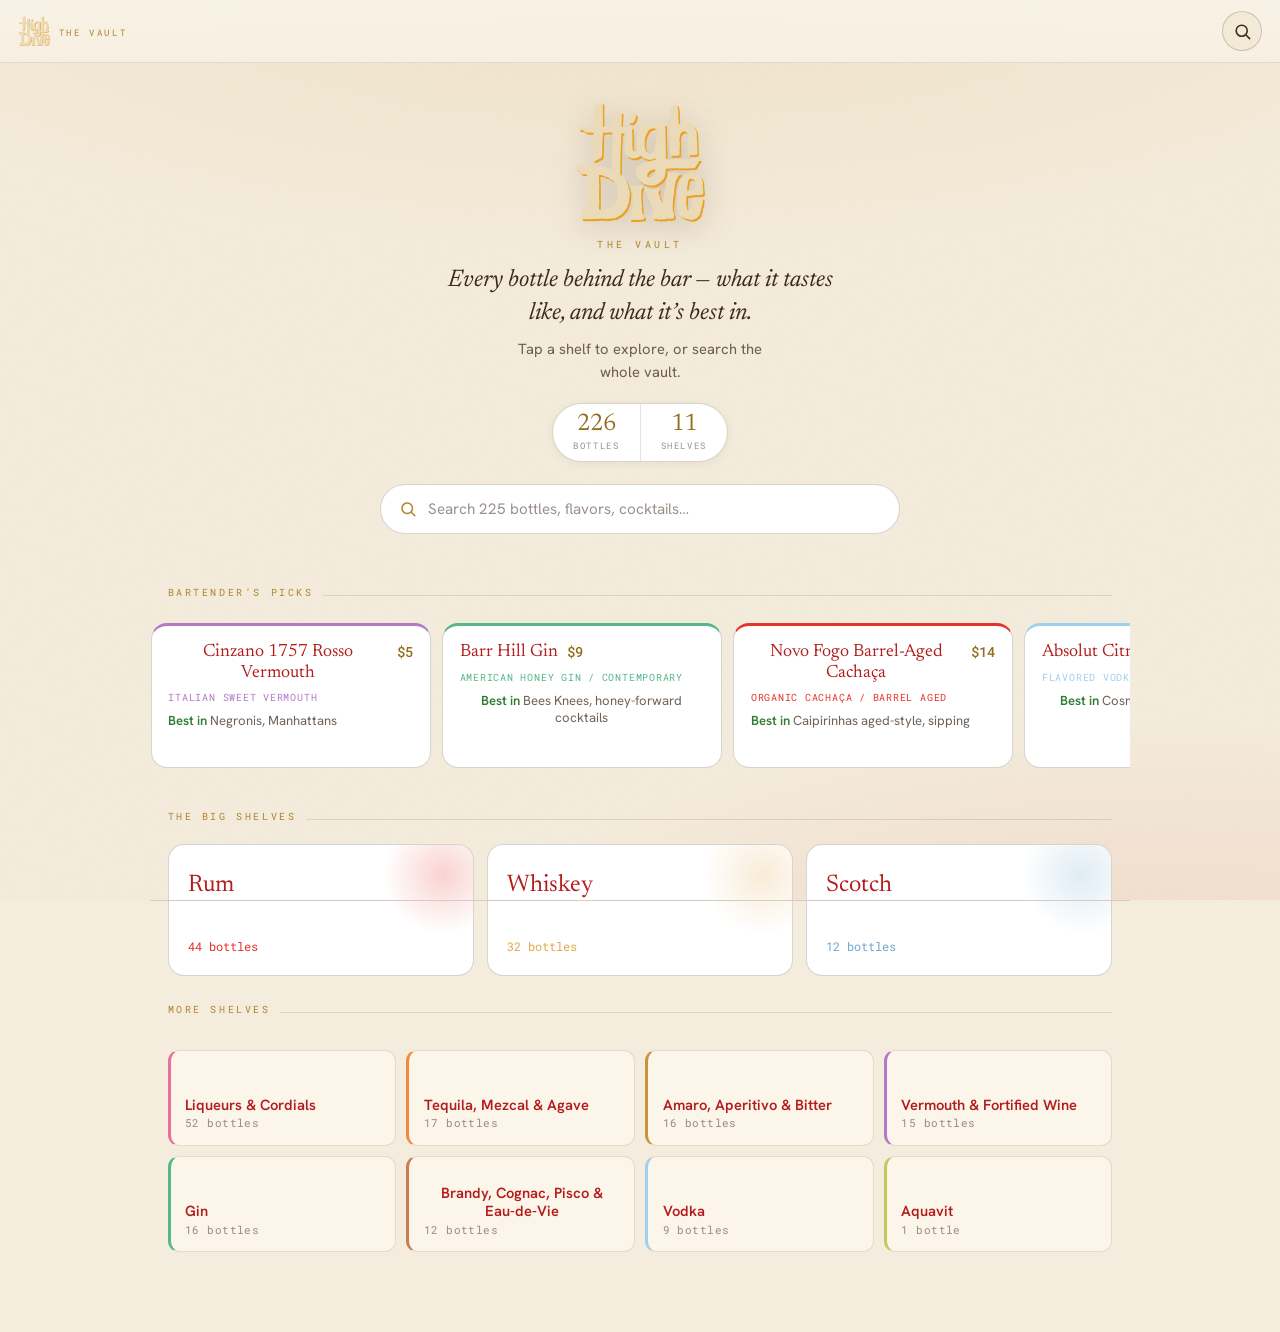
<file: INDEX.html>
<!DOCTYPE html>
<html lang="en">
<head>
  <meta charset="UTF-8" />
  <meta name="viewport" content="width=device-width, initial-scale=1.0, viewport-fit=cover" />
  <meta name="theme-color" content="#FAF1DF" />
  <title>The Vault · High Dive · Light · Harrisburg, PA</title>
  <meta name="description" content="The High Dive vault — every bottle behind the bar, with flavor notes, prices, and what each one is best in. 226 bottles across 11 shelves." />

  <link rel="preconnect" href="https://fonts.googleapis.com" />
  <link rel="preconnect" href="https://fonts.gstatic.com" crossorigin />
  <link href="https://fonts.googleapis.com/css2?family=Hanken+Grotesk:wght@400;500;600;700&family=Newsreader:ital,opsz,wght@0,18..72,400;0,18..72,500;1,18..72,400&family=Roboto+Mono:wght@400;500&display=swap" rel="stylesheet" />
  <link rel="stylesheet" href="vault-styles-light.css" />
</head>
<body>

  <header id="topbar">
    <button class="brand" aria-label="High Dive — home">
      <img src="assets/highdive-logo.png" alt="High Dive" />
      <span class="vlabel">The&nbsp;Vault</span>
    </button>
    <div class="spacer"></div>
    <button class="icon-btn" id="topbar-search" aria-label="Search the vault">
      <svg viewBox="0 0 24 24" fill="none" stroke-width="2" stroke-linecap="round"><circle cx="11" cy="11" r="7"/><path d="M21 21l-4.3-4.3"/></svg>
    </button>
  </header>

  <main id="app" role="main"></main>

  <!-- Detail sheet -->
  <div id="scrim"></div>
  <section id="sheet" role="dialog" aria-modal="true" aria-label="Bottle details"></section>

  <!-- Search -->
  <section id="search-view" aria-label="Search the vault">
    <div class="search-head">
      <svg class="s-ico" viewBox="0 0 24 24" fill="none" stroke-width="2" stroke-linecap="round"><circle cx="11" cy="11" r="7"/><path d="M21 21l-4.3-4.3"/></svg>
      <input id="search-input" type="search" autocomplete="off" autocorrect="off" spellcheck="false" placeholder="Search bottles, flavors, cocktails…" />
      <button class="search-cancel" id="search-cancel">Done</button>
    </div>
    <div class="search-scroll">
      <div class="search-meta" id="search-meta"></div>
      <div id="search-results"></div>
    </div>
  </section>

  <script src="vault-data.js"></script>
  <script src="vault-app.js"></script>
</body>
</html>
</file>
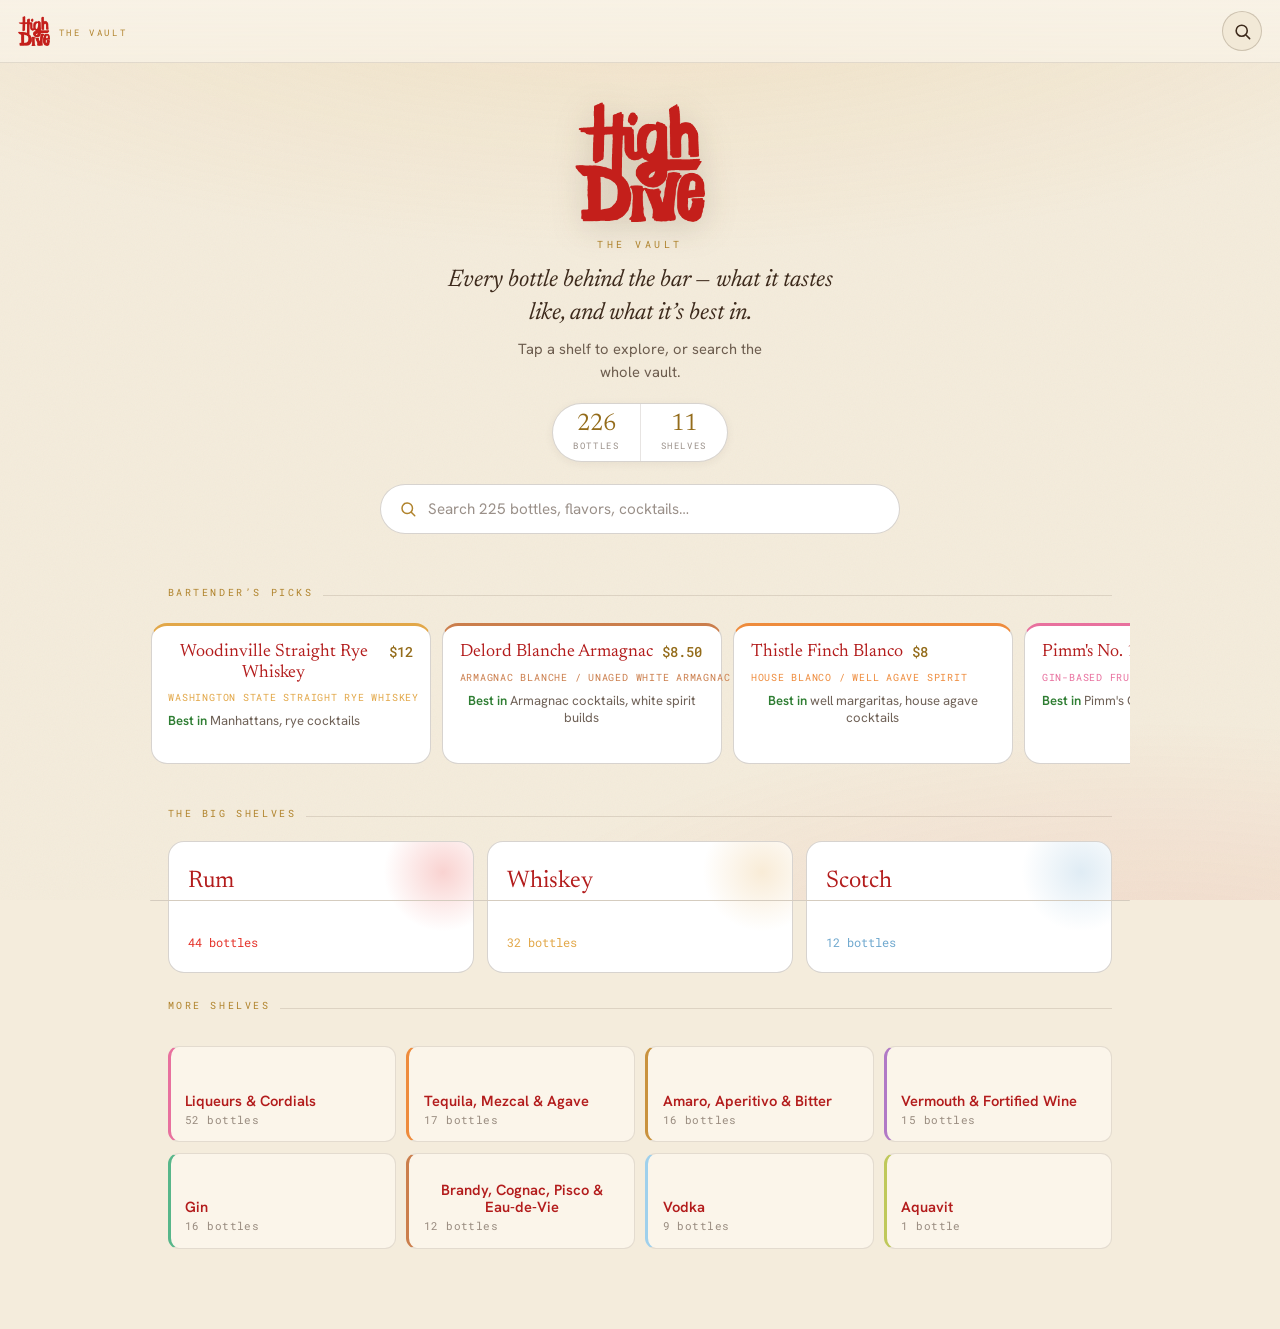
<file: index.html>
<!DOCTYPE html>
<html lang="en">
<head>
  <meta charset="UTF-8" />
  <meta name="viewport" content="width=device-width, initial-scale=1.0, viewport-fit=cover" />
  <meta name="theme-color" content="#F5EEE0" />
  <title>The Vault · High Dive · Harrisburg, PA</title>
  <meta name="description" content="The High Dive vault — every bottle behind the bar, with flavor notes, prices, and what each one is best in. 226 bottles across 11 shelves." />

  <link rel="preconnect" href="https://fonts.googleapis.com" />
  <link rel="preconnect" href="https://fonts.gstatic.com" crossorigin />
  <link href="https://fonts.googleapis.com/css2?family=Hanken+Grotesk:wght@400;500;600;700&family=Newsreader:ital,opsz,wght@0,18..72,400;0,18..72,500;1,18..72,400&family=Roboto+Mono:wght@400;500&display=swap" rel="stylesheet" />
  <link rel="stylesheet" href="vault-styles-light.css" />
</head>
<body>

  <header id="topbar">
    <button class="brand" aria-label="High Dive — home">
      <img src="assets/highdive-logo-dark.png" alt="High Dive" />
      <span class="vlabel">The&nbsp;Vault</span>
    </button>
    <div class="spacer"></div>
    <button class="icon-btn" id="topbar-search" aria-label="Search the vault">
      <svg viewBox="0 0 24 24" fill="none" stroke-width="2" stroke-linecap="round"><circle cx="11" cy="11" r="7"/><path d="M21 21l-4.3-4.3"/></svg>
    </button>
  </header>

  <main id="app" role="main"></main>

  <!-- Detail sheet -->
  <div id="scrim"></div>
  <section id="sheet" role="dialog" aria-modal="true" aria-label="Bottle details"></section>

  <!-- Search -->
  <section id="search-view" aria-label="Search the vault">
    <div class="search-head">
      <svg class="s-ico" viewBox="0 0 24 24" fill="none" stroke-width="2" stroke-linecap="round"><circle cx="11" cy="11" r="7"/><path d="M21 21l-4.3-4.3"/></svg>
      <input id="search-input" type="search" autocomplete="off" autocorrect="off" spellcheck="false" placeholder="Search bottles, flavors, cocktails…" />
      <button class="search-cancel" id="search-cancel">Done</button>
    </div>
    <div class="search-scroll">
      <div class="search-meta" id="search-meta"></div>
      <div id="search-results"></div>
    </div>
  </section>

  <script src="vault-data.js"></script>
  <script src="vault-app.js"></script>
  <script>
    /* Light theme: the brand mark is cream/gold (built for the dark menu) and
       would vanish on paper. Swap any injected logo to the dark-teak variant. */
    (function () {
      var LIGHT = 'assets/highdive-logo-dark.png';
      function swap(root) {
        (root.matches && root.matches('img') ? [root] : [])
          .concat([].slice.call((root.querySelectorAll ? root.querySelectorAll('img') : [])))
          .forEach(function (img) {
            if (/highdive-logo\.png$/.test(img.getAttribute('src') || '')) img.src = LIGHT;
          });
      }
      swap(document);
      new MutationObserver(function (muts) {
        muts.forEach(function (m) {
          [].forEach.call(m.addedNodes, function (n) { if (n.nodeType === 1) swap(n); });
        });
      }).observe(document.body, { childList: true, subtree: true });
    })();
  </script>
</body>
</html>
</file>
<file: vault-styles-light.css>
/* ===========================================================
   High Dive · The Vault — light tiki QR menu
   Warm paper + sunlit glow + brand red/teak/amber
   =========================================================== */

:root {
  --bg:        #F4ECDC;
  --bg-1:      #FBF5EA;
  --bg-2:      #FFFFFF;
  --bg-3:      #F2E9D7;
  --bg-4:      #E9DCC4;
  --line:      rgba(58,38,18,0.12);
  --line-2:    rgba(58,38,18,0.20);

  --cream:     #3D2A1C;
  --dim:       rgba(61,42,28,0.74);
  --faint:     rgba(61,42,28,0.52);
  --ghost:     rgba(61,42,28,0.34);

  --red:       #C4201C;
  --red-deep:  #7A1212;
  --gold:      #B0832C;
  --gold-soft: #946C1B;
  --green:     #2E7D32;
  --head:      #B31C1C;   /* brand red for display headings & names */

  --radius:    16px;
  --radius-sm: 11px;
  --maxw:      980px;

  --serif: "Newsreader", Georgia, serif;
  --sans:  "Hanken Grotesk", system-ui, sans-serif;
  --mono:  "Roboto Mono", ui-monospace, monospace;
}

* { box-sizing: border-box; margin: 0; padding: 0; }
html { -webkit-text-size-adjust: 100%; }
body {
  font-family: var(--sans);
  background: var(--bg);
  color: var(--cream);
  line-height: 1.6;
  -webkit-font-smoothing: antialiased;
  overflow-x: hidden;
  min-height: 100vh;
}
body::before {
  /* warm lamp glow from top */
  content: "";
  position: fixed; inset: 0; z-index: 0; pointer-events: none;
  background:
    radial-gradient(120% 60% at 50% -8%, rgba(226,167,72,0.16), transparent 60%),
    radial-gradient(90% 50% at 90% 110%, rgba(229,52,43,0.10), transparent 60%);
}
body::after {
  /* fine grain */
  content: "";
  position: fixed; inset: 0; z-index: 0; pointer-events: none; opacity: 0.04;
  mix-blend-mode: multiply;
  background-image: url("data:image/svg+xml,%3Csvg xmlns='http://www.w3.org/2000/svg' width='160' height='160'%3E%3Cfilter id='n'%3E%3CfeTurbulence type='fractalNoise' baseFrequency='0.85' numOctaves='3'/%3E%3C/filter%3E%3Crect width='160' height='160' filter='url(%23n)'/%3E%3C/svg%3E");
}
a { color: inherit; text-decoration: none; }
button { font-family: inherit; cursor: pointer; border: none; background: none; color: inherit; }
img { max-width: 100%; display: block; }
::selection { background: var(--red); color: #FBF5EA; }

#app { position: relative; z-index: 1; max-width: var(--maxw); margin: 0 auto; padding-bottom: 5rem; }

.mono { font-family: var(--mono); }

/* fade in — transform only, never animate opacity (capture engines freeze
   paused animations at 0%, which would hide opacity-based entrances) */
.view { opacity: 1; }
@media (prefers-reduced-motion: no-preference) {
  .view { animation: rise .34s ease; }
}
@keyframes rise { from { transform: translateY(10px); } to { transform: none; } }

/* ── Top bar ───────────────────────────────────────────── */
#topbar {
  position: sticky; top: 0; z-index: 60;
  display: flex; align-items: center; gap: .75rem;
  padding: .7rem 1.1rem;
  background: linear-gradient(180deg, rgba(248,242,230,0.96), rgba(248,242,230,0.78));
  backdrop-filter: blur(10px);
  border-bottom: 1px solid var(--line);
}
#topbar .brand { display: flex; align-items: center; gap: .55rem; cursor: pointer; }
#topbar .brand img { height: 30px; width: auto; }
#topbar .brand .vlabel {
  font-family: var(--mono); font-size: .58rem; letter-spacing: .28em;
  text-transform: uppercase; color: var(--gold); padding-top: 2px;
}
#topbar .spacer { flex: 1; }
.icon-btn {
  width: 40px; height: 40px; border-radius: 50%;
  display: grid; place-items: center;
  background: var(--bg-3); border: 1px solid var(--line-2);
  transition: background .15s, transform .15s;
}
.icon-btn:active { transform: scale(.92); }
.icon-btn svg { width: 19px; height: 19px; stroke: var(--cream); }

/* ── Hero (home) ───────────────────────────────────────── */
.hero {
  text-align: center;
  padding: 2.4rem 1.25rem 1.6rem;
  position: relative;
}
.hero .logo { height: 120px; width: auto; margin: 0 auto .9rem; filter: drop-shadow(0 6px 16px rgba(58,38,18,.18)); }
.hero .eyebrow {
  font-family: var(--mono); font-size: .64rem; letter-spacing: .34em;
  text-transform: uppercase; color: var(--gold); margin-bottom: .7rem;
}
.hero .lede {
  font-family: var(--serif); font-style: italic;
  font-size: clamp(1.12rem, 4.6vw, 1.5rem); line-height: 1.4;
  color: var(--cream); max-width: 30ch; margin: 0 auto .35rem;
  font-weight: 400;
}
.hero .sub { color: var(--dim); font-size: .92rem; max-width: 34ch; margin: 0 auto 1.2rem; }
.hero .stats {
  display: inline-flex; gap: 0; align-items: stretch;
  border: 1px solid var(--line-2); border-radius: 100px;
  background: var(--bg-2); overflow: hidden;
  box-shadow: 0 2px 10px rgba(58,38,18,.06);
}
.hero .stats .st { padding: .5rem 1.25rem; text-align: center; }
.hero .stats .st + .st { border-left: 1px solid var(--line); }
.hero .stats .n { font-family: var(--serif); font-size: 1.5rem; line-height: 1; color: var(--gold-soft); }
.hero .stats .l { font-family: var(--mono); font-size: .56rem; letter-spacing: .18em; text-transform: uppercase; color: var(--faint); margin-top: 3px; }

/* ── Search trigger ────────────────────────────────────── */
.search-trigger {
  display: flex; align-items: center; gap: .7rem;
  width: calc(100% - 2.2rem); max-width: 520px; margin: 1.4rem auto 0;
  padding: .85rem 1.1rem; border-radius: 100px;
  background: var(--bg-2); border: 1px solid var(--line-2);
  color: var(--faint); font-size: .95rem;
  transition: border-color .15s, background .15s;
}
.search-trigger:hover { border-color: var(--gold); }
.search-trigger svg { width: 18px; height: 18px; stroke: var(--gold); flex: none; }

/* ── Section heading ───────────────────────────────────── */
.section { padding: 1.6rem 1.1rem .2rem; }
.sec-head { display: flex; align-items: baseline; gap: .6rem; margin-bottom: 1rem; }
.sec-head .k {
  font-family: var(--mono); font-size: .62rem; letter-spacing: .26em;
  text-transform: uppercase; color: var(--gold);
}
.sec-head .line { flex: 1; height: 1px; background: var(--line); }
.sec-title { font-family: var(--serif); font-size: 1.6rem; line-height: 1.1; }

/* ── Favorites strip ───────────────────────────────────── */
.fav-strip {
  display: flex; gap: .7rem; overflow-x: auto; padding: .2rem 1.1rem 1rem;
  scroll-snap-type: x mandatory; -webkit-overflow-scrolling: touch;
  scrollbar-width: none;
}
.fav-strip::-webkit-scrollbar { display: none; }
.fav-card {
  scroll-snap-align: start; flex: 0 0 76%; max-width: 280px;
  background: var(--bg-2); border: 1px solid var(--line-2);
  border-radius: var(--radius); padding: 1rem 1.05rem 1.05rem;
  border-top: 3px solid var(--accent, var(--gold));
  display: flex; flex-direction: column; gap: .5rem;
  transition: transform .14s;
}
.fav-card:active { transform: scale(.98); }
.fav-card .ftop { display: grid; grid-template-columns: 1fr auto; align-items: start; gap: .6rem; }
.fav-card .fname { font-family: var(--serif); font-size: 1.12rem; line-height: 1.15; }
.fav-card .fprice { font-family: var(--mono); color: var(--gold-soft); font-size: .9rem; font-weight: 500; white-space: nowrap; }
.fav-card .fstyle { font-family: var(--mono); font-size: .6rem; letter-spacing: .08em; text-transform: uppercase; color: var(--accent, var(--gold)); white-space: nowrap; overflow: hidden; text-overflow: ellipsis; }
.fav-card .fbest { font-size: .82rem; color: var(--dim); }
.fav-card .fbest b { color: var(--cream); font-weight: 600; }

/* ── Shelf grid (home) ─────────────────────────────────── */
.feature-grid { display: grid; gap: .8rem; padding: 0 1.1rem; grid-template-columns: 1fr; }
@media (min-width: 620px) { .feature-grid { grid-template-columns: repeat(3,1fr); } }

.feat-card {
  position: relative; overflow: hidden;
  background: var(--bg-2); border: 1px solid var(--line-2);
  border-radius: var(--radius); padding: 1.3rem 1.2rem;
  min-height: 132px; display: flex; flex-direction: column; justify-content: space-between;
  transition: transform .15s, border-color .15s;
}
.feat-card:active { transform: scale(.985); }
.feat-card::after {
  content: ""; position: absolute; right: -30px; top: -30px;
  width: 120px; height: 120px; border-radius: 50%;
  background: radial-gradient(circle, var(--accent), transparent 70%);
  opacity: .22; pointer-events: none;
}
.feat-card .glyph { font-size: 1.7rem; line-height: 1; }
.feat-card .fc-name { font-family: var(--serif); font-size: 1.5rem; line-height: 1.05; margin-top: .4rem; }
.feat-card .fc-meta { display: flex; align-items: center; gap: .5rem; margin-top: .5rem; }
.feat-card .fc-count { font-family: var(--mono); font-size: .78rem; color: var(--accent); }
.feat-card .fc-arrow { color: var(--faint); margin-left: auto; transition: transform .15s; }
.feat-card:hover .fc-arrow { transform: translateX(3px); color: var(--cream); }

.shelf-grid { display: grid; gap: .65rem; padding: .8rem 1.1rem 0; grid-template-columns: repeat(2,1fr); }
@media (min-width: 620px) { .shelf-grid { grid-template-columns: repeat(4,1fr); } }

.shelf-card {
  position: relative; background: var(--bg-1); border: 1px solid var(--line);
  border-radius: var(--radius-sm); padding: .9rem .9rem;
  border-left: 3px solid var(--accent, var(--gold));
  display: flex; flex-direction: column; justify-content: flex-end; gap: .2rem; min-height: 96px;
  transition: transform .14s, background .14s;
}
.shelf-card:active { transform: scale(.97); }
.shelf-card:hover { background: var(--bg-2); }
.shelf-card .sc-glyph { font-size: 1.15rem; }
.shelf-card .sc-name { font-weight: 600; font-size: .92rem; line-height: 1.2; }
.shelf-card .sc-count { font-family: var(--mono); font-size: .68rem; color: var(--faint); letter-spacing: .04em; }

/* ── Breadcrumb / shelf hero ───────────────────────────── */
.back-row { padding: 1rem 1.1rem .2rem; }
.back-btn {
  display: inline-flex; align-items: center; gap: .4rem;
  font-family: var(--mono); font-size: .66rem; letter-spacing: .14em; text-transform: uppercase;
  color: var(--gold); padding: .35rem 0;
}
.back-btn svg { width: 14px; height: 14px; stroke: var(--gold); }

.shelf-hero { padding: .3rem 1.1rem 1.3rem; position: relative; }
.shelf-hero .sh-eyebrow { font-family: var(--mono); font-size: .62rem; letter-spacing: .22em; text-transform: uppercase; color: var(--accent, var(--gold)); margin-bottom: .45rem; }
.shelf-hero h1 { font-family: var(--serif); font-size: clamp(1.9rem, 8vw, 2.9rem); line-height: 1.02; }
.shelf-hero .sh-count { font-family: var(--mono); font-size: .82rem; color: var(--gold-soft); margin-top: .3rem; }
.shelf-hero .sh-desc {
  font-family: var(--serif); font-style: italic; font-size: 1.02rem; line-height: 1.5;
  color: var(--dim); max-width: 56ch; margin-top: .85rem;
}

/* ── Filter chips ──────────────────────────────────────── */
.chips { display: flex; gap: .45rem; overflow-x: auto; padding: .2rem 1.1rem 1.1rem; scrollbar-width: none; }
.chips::-webkit-scrollbar { display: none; }
.chip {
  flex: 0 0 auto; font-family: var(--mono); font-size: .7rem; letter-spacing: .03em;
  padding: .42rem .8rem; border-radius: 100px; white-space: nowrap;
  background: var(--bg-2); border: 1px solid var(--line-2); color: var(--dim);
  transition: all .14s;
}
.chip:active { transform: scale(.95); }
.chip.active { background: var(--accent, var(--gold)); border-color: var(--accent, var(--gold)); color: #FBF5EA; font-weight: 600; }

/* ── Bottle list ───────────────────────────────────────── */
.bottle-list { display: flex; flex-direction: column; gap: .6rem; padding: 0 1.1rem; }
@media (min-width: 720px) { .bottle-list { display: grid; grid-template-columns: 1fr 1fr; } }

.bottle {
  background: var(--bg-2); border: 1px solid var(--line);
  border-left: 3px solid var(--accent, var(--gold));
  border-radius: var(--radius-sm); padding: .95rem 1.05rem;
  display: flex; flex-direction: column; gap: .5rem;
  transition: background .14s, transform .12s;
}
.bottle:hover { background: var(--bg-3); }
.bottle .b-top { display: grid; grid-template-columns: 1fr auto; align-items: start; gap: .7rem; }
.b-name {
  font-family: var(--serif); font-size: 1.18rem; line-height: 1.12;
  text-align: left; flex: 1;
}
.b-name:hover { color: var(--gold-soft); }
.b-price { font-family: var(--mono); font-size: .95rem; font-weight: 500; color: var(--gold-soft); white-space: nowrap; padding-top: 2px; }
.b-price.tbd { color: var(--ghost); font-size: .72rem; }
.b-style { font-family: var(--mono); font-size: .6rem; letter-spacing: .07em; text-transform: uppercase; color: var(--accent, var(--gold)); }
.b-desc { font-size: .87rem; color: var(--dim); line-height: 1.5; }
.b-best { font-size: .82rem; color: var(--dim); }
.b-best b { color: var(--cream); font-weight: 600; }
.b-tags { display: flex; flex-wrap: wrap; gap: .35rem; }
.tag {
  font-family: var(--mono); font-size: .64rem; letter-spacing: .01em;
  padding: .2rem .55rem; border-radius: 100px;
  background: rgba(58,38,18,0.05); border: 1px solid var(--line);
  color: var(--dim); transition: all .13s;
}
.tag:active { transform: scale(.94); }
.tag:hover { border-color: var(--gold); color: var(--cream); }
.tag .h { color: var(--gold); }
.b-cta { font-family: var(--mono); font-size: .62rem; letter-spacing: .12em; text-transform: uppercase; color: var(--faint); align-self: flex-start; }
.b-cta:hover { color: var(--gold); }

.empty { text-align: center; color: var(--faint); padding: 3rem 1rem; font-family: var(--serif); font-style: italic; font-size: 1.1rem; }

/* ── Detail sheet ──────────────────────────────────────── */
#scrim {
  position: fixed; inset: 0; z-index: 80; background: rgba(40,27,15,0.42);
  backdrop-filter: blur(3px); opacity: 0; pointer-events: none; transition: opacity .26s;
}
#scrim.open { opacity: 1; pointer-events: auto; }
#sheet {
  position: fixed; left: 0; right: 0; bottom: 0; z-index: 90;
  max-width: var(--maxw); margin: 0 auto;
  background: var(--bg-1); border: 1px solid var(--line-2);
  border-bottom: none; border-radius: 24px 24px 0 0;
  max-height: 92vh; overflow-y: auto;
  transform: translateY(101%); transition: transform .3s cubic-bezier(.22,.61,.36,1);
  box-shadow: 0 -20px 60px rgba(58,38,18,.22);
}
#sheet.open { transform: none; }
#sheet::-webkit-scrollbar { width: 0; }
.sheet-grab { position: sticky; top: 0; padding: .7rem 0 .3rem; display: flex; justify-content: center; background: var(--bg-1); z-index: 2; }
.sheet-grab span { width: 42px; height: 4px; border-radius: 4px; background: var(--line-2); }
.sheet-close {
  position: sticky; top: .6rem; float: right; margin: -1.6rem 1rem 0 0; z-index: 3;
  width: 34px; height: 34px; border-radius: 50%; background: var(--bg-3); border: 1px solid var(--line-2);
  display: grid; place-items: center;
}
.sheet-close svg { width: 16px; height: 16px; stroke: var(--cream); }
.sheet-body { padding: .4rem 1.3rem 2.4rem; }
.sheet-accent { height: 4px; border-radius: 4px; background: var(--accent, var(--gold)); width: 54px; margin-bottom: 1rem; }
.sheet-style { font-family: var(--mono); font-size: .64rem; letter-spacing: .1em; text-transform: uppercase; color: var(--accent, var(--gold)); }
.sheet-name { font-family: var(--serif); font-size: clamp(1.8rem, 7vw, 2.5rem); line-height: 1.04; margin: .3rem 0 .1rem; }
.sheet-label { font-family: var(--mono); font-size: .72rem; color: var(--faint); }
.sheet-pricerow { display: flex; align-items: baseline; gap: .5rem; margin: 1rem 0 1.3rem; padding-bottom: 1.2rem; border-bottom: 1px solid var(--line); }
.sheet-price { font-family: var(--serif); font-size: 2rem; color: var(--gold-soft); line-height: 1; }
.sheet-price-l { font-family: var(--mono); font-size: .58rem; letter-spacing: .16em; text-transform: uppercase; color: var(--faint); }
.sheet-h { font-family: var(--mono); font-size: .64rem; letter-spacing: .18em; text-transform: uppercase; color: var(--gold); margin: 1.5rem 0 .6rem; }
.sheet-desc { font-size: 1rem; line-height: 1.72; color: var(--cream); }
.sheet-tags { display: flex; flex-wrap: wrap; gap: .45rem; }
.sheet-tags .tag { font-size: .72rem; padding: .3rem .7rem; }
.best-list { display: flex; flex-wrap: wrap; gap: .5rem; }
.best-pill {
  font-size: .85rem; font-weight: 600; color: var(--cream);
  background: var(--bg-3); border: 1px solid var(--line-2);
  padding: .4rem .85rem; border-radius: 100px;
}
.related { display: flex; flex-direction: column; gap: .45rem; }
.rel-item {
  display: flex; align-items: center; gap: .6rem; text-align: left; width: 100%;
  background: var(--bg-2); border: 1px solid var(--line); border-radius: var(--radius-sm);
  padding: .7rem .85rem; transition: background .13s;
}
.rel-item:hover { background: var(--bg-3); }
.rel-dot { width: 8px; height: 8px; border-radius: 50%; background: var(--accent, var(--gold)); flex: none; }
.rel-name { font-weight: 600; font-size: .9rem; flex: 1; }
.rel-style { font-family: var(--mono); font-size: .6rem; color: var(--faint); text-transform: uppercase; letter-spacing: .05em; }
.rel-price { font-family: var(--mono); font-size: .8rem; color: var(--gold-soft); }
.tbd-note { font-size: .84rem; color: var(--faint); font-style: italic; font-family: var(--serif); }

/* ── Search overlay ────────────────────────────────────── */
#search-view {
  position: fixed; inset: 0; z-index: 100; background: var(--bg);
  display: none; flex-direction: column;
}
#search-view.open { display: flex; }
#search-view::before { content: ""; position: absolute; inset: 0; background: radial-gradient(120% 50% at 50% 0%, rgba(226,167,72,0.12), transparent 60%); pointer-events: none; }
.search-head { display: flex; align-items: center; gap: .7rem; padding: .8rem 1rem; border-bottom: 1px solid var(--line); position: relative; z-index: 1; }
.search-head svg.s-ico { width: 19px; height: 19px; stroke: var(--gold); flex: none; }
#search-input {
  flex: 1; background: none; border: none; outline: none;
  font-family: var(--sans); font-size: 1.1rem; color: var(--cream);
}
#search-input::placeholder { color: var(--faint); }
.search-cancel { font-family: var(--mono); font-size: .68rem; letter-spacing: .1em; text-transform: uppercase; color: var(--gold); padding: .4rem; }
.search-scroll { flex: 1; overflow-y: auto; position: relative; z-index: 1; padding-bottom: 2rem; }
.search-meta { font-family: var(--mono); font-size: .66rem; letter-spacing: .1em; text-transform: uppercase; color: var(--faint); padding: 1rem 1.1rem .4rem; }
.surprise {
  display: inline-flex; align-items: center; gap: .5rem; margin: .4rem 1.1rem;
  font-family: var(--mono); font-size: .72rem; letter-spacing: .08em; text-transform: uppercase;
  color: var(--cream); background: var(--bg-3); border: 1px solid var(--line-2);
  padding: .55rem 1rem; border-radius: 100px;
}
.surprise:hover { border-color: var(--gold); }

/* result rows reuse .bottle within .bottle-list */

/* ===========================================================
   Brand color mapping (light) — High Dive is a red house.
   Display headings & bottle names carry the red; body stays
   warm espresso (never black); gold for labels, green for
   "best in" emphasis.
   =========================================================== */
.sec-title,
.feat-card .fc-name,
.shelf-card .sc-name,
.fav-card .fname,
.b-name,
.shelf-hero h1,
.sheet-name,
.rel-name {
  color: var(--head);
}
.b-name:hover { color: var(--red-deep); }

/* "what it's best in" — green accent */
.b-best b,
.fav-card .fbest b,
.sheet-desc b { color: var(--green); }
.best-pill { color: var(--green); border-color: rgba(46,125,50,0.30); }

/* keep the hero tagline as warm ink, with a red full-stop of brand */
.hero .lede { color: var(--cream); }
.hero .lede em { color: var(--head); font-style: italic; }
</file>
